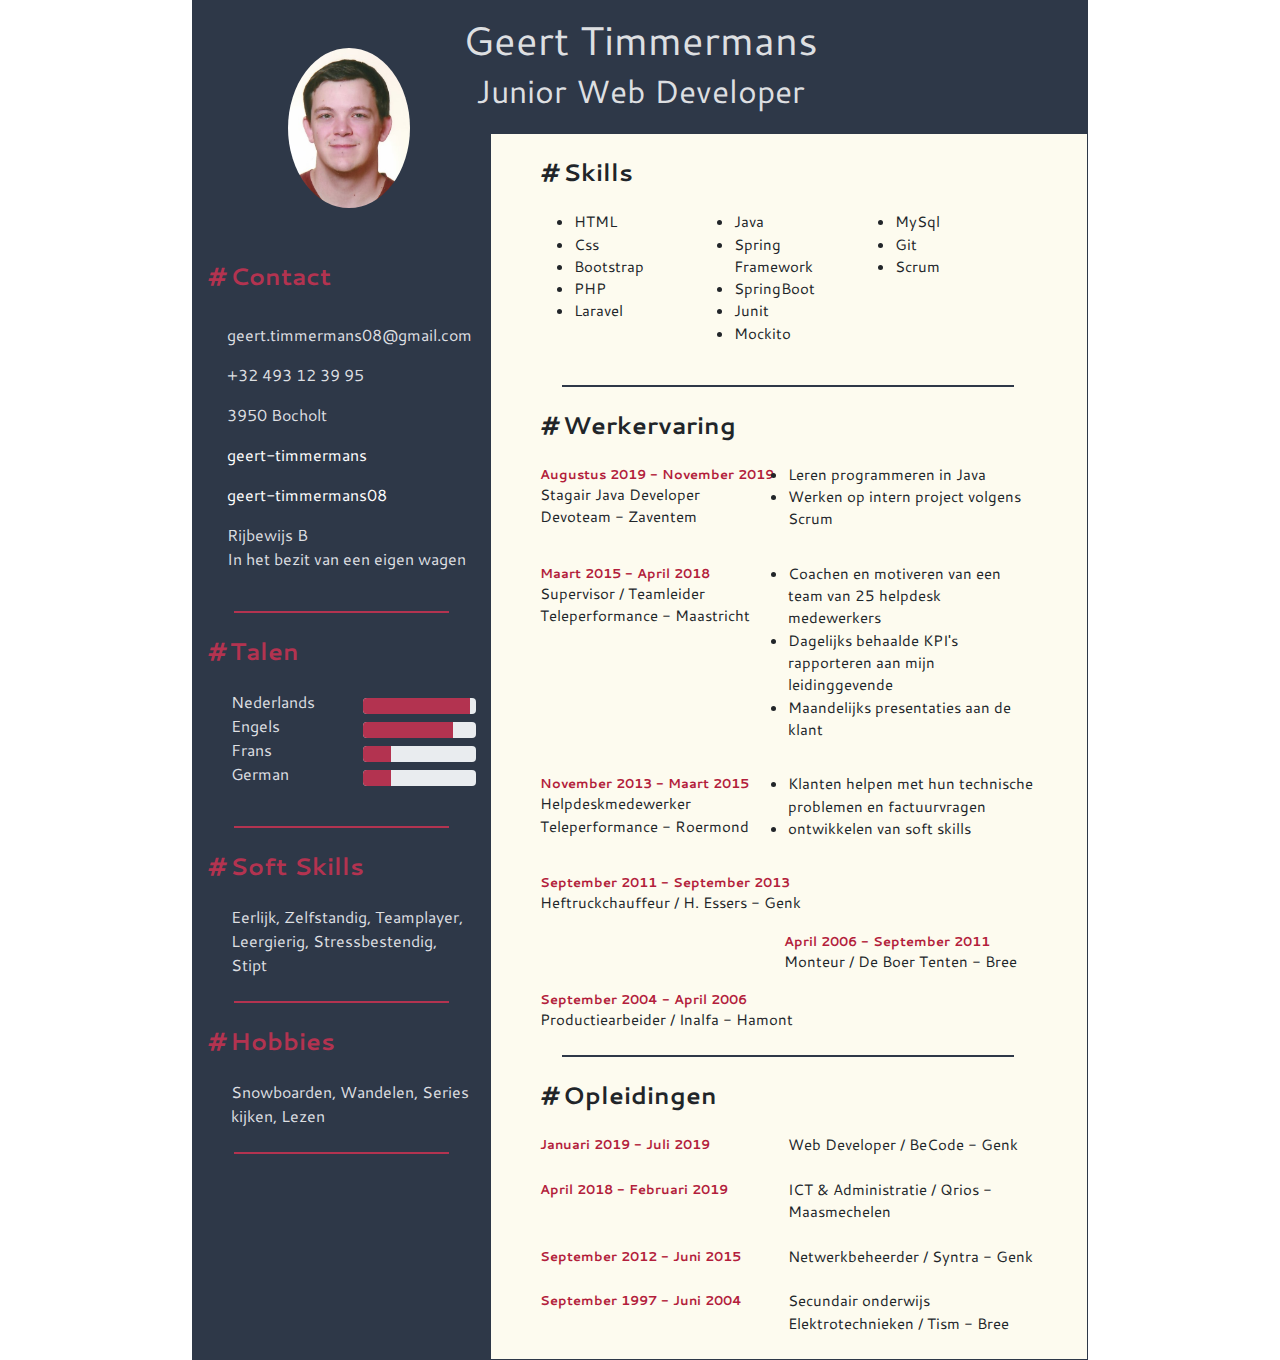
<file: index.html>
<!doctype html>
<html lang="en">
<head>
    <meta charset="UTF-8">
    <meta name="viewport"
          content="width=device-width, user-scalable=no, initial-scale=1.0, maximum-scale=1.0, minimum-scale=1.0">
    <meta http-equiv="X-UA-Compatible" content="ie=edge">
    <title>Geert Timmermans - CV</title>
    <link href="https://fonts.googleapis.com/css?family=Cantarell&display=swap" rel="stylesheet">
    <link rel="stylesheet" href="https://stackpath.bootstrapcdn.com/bootstrap/4.3.1/css/bootstrap.min.css" integrity="sha384-ggOyR0iXCbMQv3Xipma34MD+dH/1fQ784/j6cY/iJTQUOhcWr7x9JvoRxT2MZw1T" crossorigin="anonymous">
    <link rel="stylesheet" href="https://use.fontawesome.com/releases/v5.8.2/css/all.css" integrity="sha384-oS3vJWv+0UjzBfQzYUhtDYW+Pj2yciDJxpsK1OYPAYjqT085Qq/1cq5FLXAZQ7Ay" crossorigin="anonymous">
    <link rel="stylesheet" href="assets/css/style.css">
</head>
<body>

<div class="container">
    <div class="row">
<!--        Row with header, aside and main-->
        <img src="assets/images/Pasfoto.jpg" class="img-fluid image" alt="Foto Geert">
<!--        Header with name and job title-->
        <header class="w-100 text-center py-3">
            <h1 class="">Geert Timmermans</h1>
            <h2 class="">Junior Web Developer</h2>
        </header>
<!--        Aside with contact information-->
        <aside class="contact col-4">
            <div class="d-flex pt-4">
                <h4><em># </em>Contact</h4>
            </div>
            <div class="d-flex justify-content-center mt-2 mb-4">
                <div class="mr-3">
                    <ul class="contactList d-flex flex-column align-items-center">
                        <li><p><i class="contact-icon far fa-envelope"></i></p></li>
                        <li><p><i class="contact-icon fas fa-mobile-alt"></i></p></li>
                        <li><p><i class="contact-icon fas fa-map-marker-alt"></i></p></li>
                        <li><p><i class="contact-icon fab fa-github"></i></p></li>
                        <li><p><i class="contact-icon fab fa-linkedin"></i></p></li>
                        <li><p><i class="contact-icon fas fa-car"></i></p></li>
                    </ul>
                </div>
                <div class="">
                    <ul class="contactList">
                        <li><p>geert.timmermans08@gmail.com</p></li>
                        <li><p>+32 493 12 39 95</p></li>
                        <li><p>3950 Bocholt</p></li>
                        <li><p><a href="https://github.com/geert-timmermans" id="test">geert-timmermans</a></p></li>
                        <li><p><a href="https://www.linkedin.com/in/geert-timmermans08/">geert-timmermans08</a></p></li>
                        <li><p>Rijbewijs B<br>In het bezit van een eigen wagen</p></li>
                    </ul>
                </div>
            </div>
<!--            div for border-->
            <div class="border-aside"></div>
<!--            Talen-->
            <div class="my-4">
                <h4><em># </em>Talen</h4>
                <div class="d-flex ml-4 mt-3">
                    <div>
                        <ul class="languageList">
                            <li>Nederlands</li>
                            <li>Engels</li>
                            <li>Frans</li>
                            <li>German</li>
                        </ul>
                    </div>
                    <div class="w-100 ml-5">
                        <ul class="languageList w-100">
                            <li>
                                <div class="progress w-100 mt-2">
                                    <div class="progress-bar bg-brown" role="progressbar" style="width: 95%" aria-valuenow="50" aria-valuemin="0" aria-valuemax="100"></div>
                                </div>
                            </li>
                            <li>
                                <div class="progress w-100 mt-2">
                                    <div class="progress-bar bg-brown" role="progressbar" style="width: 80%" aria-valuenow="50" aria-valuemin="0" aria-valuemax="100"></div>
                                </div>
                            </li>
                            <li>
                                <div class="progress w-100 mt-2">
                                    <div class="progress-bar bg-brown" role="progressbar" style="width: 25%" aria-valuenow="50" aria-valuemin="0" aria-valuemax="100"></div>
                                </div>
                            </li>
                            <li>
                                <div class="progress w-100 mt-2">
                                    <div class="progress-bar bg-brown" role="progressbar" style="width: 25%" aria-valuenow="50" aria-valuemin="0" aria-valuemax="100"></div>
                                </div>
                            </li>
                        </ul>
                    </div>
                </div>
            </div>
<!--            div for border-->
            <div class="border-aside"></div>
<!--            Soft Skills-->
            <div class="my-4">
                <h4><em># </em>Soft Skills</h4>
                <div class="ml-4">
                    Eerlijk, Zelfstandig, Teamplayer, Leergierig, Stressbestendig, Stipt
                </div>
            </div>
<!--            div for border-->
            <div class="border-aside"></div>
<!--            Hobby's-->
            <div class="my-4">
                <h4><em># </em>Hobbies</h4>
                <div class="ml-4">
                    Snowboarden, Wandelen, Series kijken, Lezen
                </div>
            </div>
<!--            div for border-->
            <div class="border-aside"></div>
        </aside>


<!--        Main with skill logos and personal information-->
        <main class="mainTop col-8 pr-3">
<!--            personal info-->
<!--            <div class="mt-3 mb-4 personal">-->
<!--                <h4><em># </em>Personal</h4>-->
<!--                Tijdens mijn opleiding wordt sterk gestuurd op dynamisch leren. Hierdoor heb ik geleerd hoe ik van een probleem een leuke uitdaging maak en geen uitdaging te groot is.-->
<!--            </div>-->
<!--            div voor border main-->
<!--            <div class="border-main"></div>-->
<!--            skills with logos-->
            <div class="iconsDiv my-4">
                <h4><em># </em>Skills</h4>
                <div class="d-flex flex-row justify-content-around">
                    <div class="test ml-3">
                        <ul>
                            <li>HTML</li>
                            <li>Css</li>
                            <li>Bootstrap</li>
                            <li>PHP</li>
                            <li>Laravel</li>
                        </ul>
                    </div>
                    <div class="test">
                        <ul>
                            <li>Java</li>
                            <li>Spring Framework</li>
                            <li>SpringBoot</li>
                            <li>Junit</li>
                            <li>Mockito</li>
                        </ul>
                    </div>
                    <div class="test">
                        <ul>
                            <li>MySql</li>
                            <li>Git</li>
                            <li>Scrum</li>
                        </ul>
                    </div>
                </div>
<!--                <div class="d-flex justify-content-between">-->
<!--                    <div class="d-flex flex-column align-items-center">-->
<!--                        <img src="assets/images/html.png" alt="image html" class="icons">-->
<!--                        HTML5-->
<!--                    </div>-->
<!--                    <div class="d-flex flex-column align-items-center">-->
<!--                        <img src="assets/images/css.png" alt="image css" class="icons">-->
<!--                        CSS3-->
<!--                    </div>-->
<!--                    <div class="d-flex flex-column align-items-center">-->
<!--                        <img src="assets/images/javascript.png" alt="image javascript" class="icons">-->
<!--                        Javascript-->
<!--                    </div>-->
<!--                    <div class="d-flex flex-column align-items-center">-->
<!--                        <img src="assets/images/php.png" alt="image php" class="icons">-->
<!--                        PHP-->
<!--                    </div>-->
<!--                    <div class="d-flex flex-column align-items-center">-->
<!--                        <img src="assets/images/mysql.png" alt="image mysql" class="icons">-->
<!--                        MySql-->
<!--                    </div>-->
<!--                </div>-->
<!--                <div class="d-flex justify-content-around mt-4">-->
<!--                    <div class="d-flex flex-column align-items-center">-->
<!--                        <img src="assets/images/sass.svg" alt="image sass" class="icons">-->
<!--                        SASS-->
<!--                    </div>-->
<!--                    <div class="d-flex flex-column align-items-center">-->
<!--                        <img src="assets/images/bootstrap.png" alt="image bootstrap" class="icons">-->
<!--                        Bootstrap-->
<!--                    </div>-->
<!--                    <div class="d-flex flex-column align-items-center">-->
<!--                        <img src="assets/images/laravel.png" alt="image laravel" class="icons">-->
<!--                        Laravel-->
<!--                    </div>-->
<!--                    <div class="d-flex flex-column align-items-center">-->
<!--                        <img src="assets/images/JQuery.png" alt="image php" class="icons">-->
<!--                        JQuery-->
<!--                    </div>-->
<!--                </div>-->
            </div>
<!--            div voor border main-->
            <div class="border-main"></div>
<!--            work experience-->
            <div class="my-4 work-experience">
                <h4><em># </em>Werkervaring</h4>
                <div class="mt-3 d-flex justify-content-between">
                    <div class="d-flex flex-column">
                        <div class =years><b>Augustus 2019 - November 2019</b></div>
                        <div>Stagair Java Developer</div>
                        <div>Devoteam - Zaventem</div>
                    </div>
                    <div class="d-flex flex-column justify-content-center w-50">
                        <ul>
                            <li>Leren programmeren in Java</li>
                            <li>Werken op intern project volgens Scrum</li>
                        </ul>
                    </div>
                </div>
                <div class="mt-3 d-flex justify-content-between">
                    <div class="">
                        <div class="years"><b>Maart 2015 - April 2018</b></div>
                        <div>Supervisor / Teamleider</div>
                        <div>Teleperformance - Maastricht</div>
                    </div>
                    <div class="d-flex flex-column justify-content-center w-50">
                        <ul class="workList text-left">
                            <li>Coachen en motiveren van een team van 25 helpdesk medewerkers</li>
                            <li>Dagelijks behaalde KPI's rapporteren aan mijn leidinggevende</li>
                            <li>Maandelijks presentaties aan de klant</li>
                        </ul>
                    </div>
                </div>
                <div class="mt-3 d-flex justify-content-between">
                    <div class="d-flex flex-column">
                        <div class="years"><b>November 2013 - Maart 2015</b></div>
                        <div>Helpdeskmedewerker</div>
                        <div>Teleperformance - Roermond</div>
                    </div>
                    <div class="d-flex flex-column justify-content-center w-50">
                        <ul>
                            <li>Klanten helpen met hun technische problemen en factuurvragen</li>
                            <li>ontwikkelen van soft skills</li>
                        </ul>
                    </div>
                </div>
                <div class="mt-3">
                    <div class="d-flex flex-column">
                        <div class="years"><b>September 2011 - September 2013</b></div>
                        <div>Heftruckchauffeur     /     H. Essers - Genk</div>
                    </div>
                </div>
                <div class="mt-3 d-flex justify-content-between">
                    <div class="w-50"></div>
                    <div class="d-flex flex-column mr-2 w-50">
                        <div class="years"><b>April 2006 - September 2011</b></div>
                        <div>Monteur     /     De Boer Tenten - Bree</div>
                    </div>
                </div>
                <div class="mt-3 d-flex justify-content-between">
                    <div class="d-flex flex-column">
                        <div class="years"><b>September 2004 - April 2006</b></div>
                        <div>Productiearbeider     /     Inalfa - Hamont</div>
                    </div>
                </div>
            </div>
<!--            div voor border main-->
            <div class="border-main"></div>
<!--            education-->
            <div class="mt-3 mb-4 education">
                <h4><em># </em>Opleidingen</h4>
                <div class="d-flex">
                    <div class="w-50 years"><b>Januari 2019 - Juli 2019</b></div>
                    <div class="w-50">Web Developer   /   BeCode - Genk</div>
                </div>
               <br>
                <div class="d-flex">
                    <div class="w-50 years"><b>April 2018 - Februari 2019</b></div>
                    <div class="w-50">ICT & Administratie   /   Qrios - Maasmechelen</div>
                </div>
               <br>
                <div class="d-flex">
                    <div class="w-50 years"><b>September 2012 - Juni 2015</b></div>
                    <div class="w-50">Netwerkbeheerder   /   Syntra - Genk</div>
                </div>
               <br>
                <div class="d-flex">
                    <div class="w-50 years"><b>September 1997 - Juni 2004</b></div>
                    <div class="w-50">Secundair onderwijs Elektrotechnieken   /   Tism - Bree</div>
                </div>
            </div>
        </main>
    </div>
</div>

<script src="https://code.jquery.com/jquery-3.3.1.slim.min.js" integrity="sha384-q8i/X+965DzO0rT7abK41JStQIAqVgRVzpbzo5smXKp4YfRvH+8abtTE1Pi6jizo" crossorigin="anonymous"></script>
<script src="https://cdnjs.cloudflare.com/ajax/libs/popper.js/1.14.7/umd/popper.min.js" integrity="sha384-UO2eT0CpHqdSJQ6hJty5KVphtPhzWj9WO1clHTMGa3JDZwrnQq4sF86dIHNDz0W1" crossorigin="anonymous"></script>
<script src="https://stackpath.bootstrapcdn.com/bootstrap/4.3.1/js/bootstrap.min.js" integrity="sha384-JjSmVgyd0p3pXB1rRibZUAYoIIy6OrQ6VrjIEaFf/nJGzIxFDsf4x0xIM+B07jRM" crossorigin="anonymous"></script>
</body>
</html>
</file>
<file: assets/css/style.css>
* {
    margin: 0;
    padding: 0;
    font-family: 'Cantarell', sans-serif;
    font-size: 1em;
}

.container{
    width: 70%;
}
aside, header{
    background-color: #2e3848;
    color: #dddfe1;
}
h4{
    font-weight: bold;
    margin: 1em 0;
}
aside h4{
    color: #b33350;
}
main{
    background-color: #fdfbef;
    font-size: 0.93em;
}
.image{
    -webkit-border-radius: 50%;
    -moz-border-radius: 50%;
    border-radius: 50%;
    max-height: 10em;
    position: absolute;
    margin-left: 6em;
    margin-top: 3em;
    z-index: 1;
}
.mainTop, .mainBottom{
    border-right: 1px solid #2e3848;
    border-bottom: 1px solid #2e3848;
}
.contact{
    padding-top: 5em;
}
.contactList, .languageList{
    list-style-type: none;
}
.contactList li p a{
    text-decoration: none;
    color: #fff;
}
.contactList li p a:hover{
    text-decoration: underline;
    color: #3232ff;
}
.contact-icon{
    font-size: 1.4em;
}
li > i{
    margin: auto;
}
.personal, .work-experience, .education{
    width: 88%;
    margin: auto;
}
.borderWork{
    height: 60em;
}
.iconsDiv{
    width: 88%;
    margin: auto;
}
.icons{
    width: 70px;
    height: 70px;
}
.worklist{
    list-style-type: disc;
}
.bg-brown{
    background-color: #b33350;
}
.border-aside{
    height: 1px;
    border: 1px solid #b33350;
    width: 80%;
    margin: auto;
}
.years{
    font-size: 0.9em;
    color: #b31e3c;
}
.border-main, .border-main2{
    height: 1px;
    border: 1px solid #2e3848;
    margin: auto;
}
.border-main{
    width: 80%;
}

.test{
    width: 25%;
}
</file>
